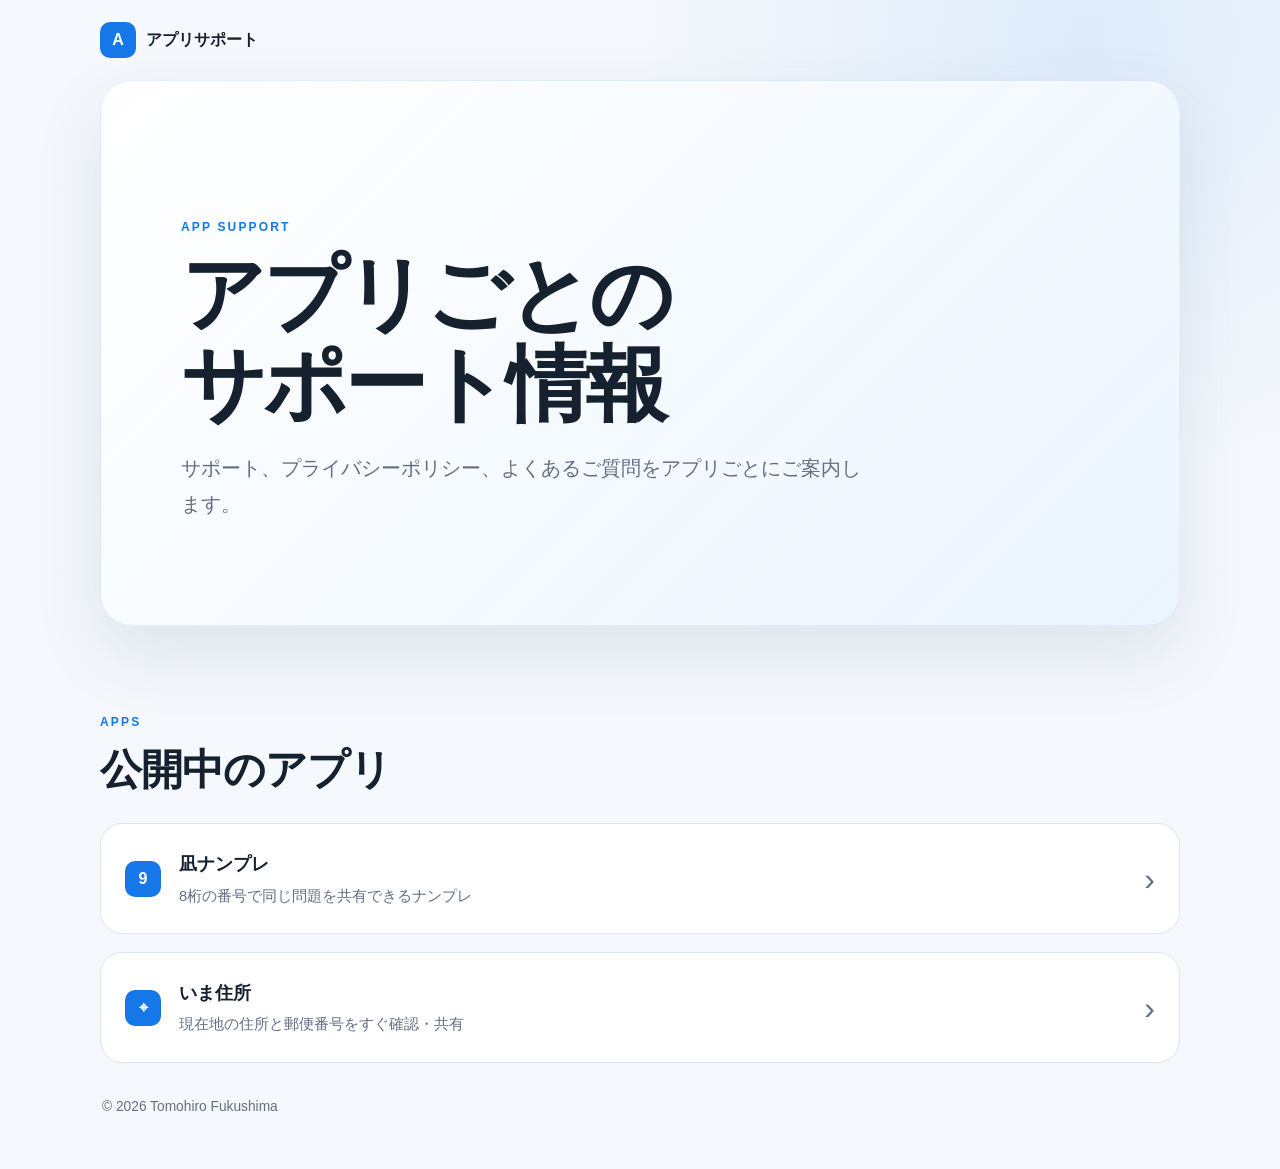
<file: index.html>
<!doctype html>
<html lang="ja">
  <head>
    <meta charset="utf-8">
    <meta name="viewport" content="width=device-width, initial-scale=1">
    <meta name="description" content="Tomohiro Fukushimaが公開するアプリのサポート情報です。">
    <link rel="canonical" href="https://tmfuku.github.io/app-support/">
    <title>アプリサポート</title>
    <link rel="icon" href="favicon.svg" type="image/svg+xml">
    <link rel="stylesheet" href="styles.css">
  </head>
  <body>
    <main>
      <header class="site-header">
        <a class="brand" href="./">
          <span class="brand-mark" aria-hidden="true">A</span>
          <span>アプリサポート</span>
        </a>
      </header>

      <section class="hero portal-hero">
        <p class="eyebrow">APP SUPPORT</p>
        <h1>アプリごとの<br>サポート情報</h1>
        <p class="lead">
          サポート、プライバシーポリシー、よくあるご質問をアプリごとにご案内します。
        </p>
      </section>

      <section class="section" aria-labelledby="apps-title">
        <div class="section-heading">
          <p class="eyebrow">APPS</p>
          <h2 id="apps-title">公開中のアプリ</h2>
        </div>
        <div class="app-list">
          <a class="app-card" href="nagi-number-place/">
            <span class="brand-mark" aria-hidden="true">9</span>
            <span>
              <strong>凪ナンプレ</strong>
              <small>8桁の番号で同じ問題を共有できるナンプレ</small>
            </span>
            <span class="app-card-arrow" aria-hidden="true">›</span>
          </a>
          <a class="app-card" href="ima-jusho/">
            <span class="brand-mark" aria-hidden="true">⌖</span>
            <span>
              <strong>いま住所</strong>
              <small>現在地の住所と郵便番号をすぐ確認・共有</small>
            </span>
            <span class="app-card-arrow" aria-hidden="true">›</span>
          </a>
        </div>
      </section>

      <footer>
        <span>© 2026 Tomohiro Fukushima</span>
      </footer>
    </main>
  </body>
</html>
</file>
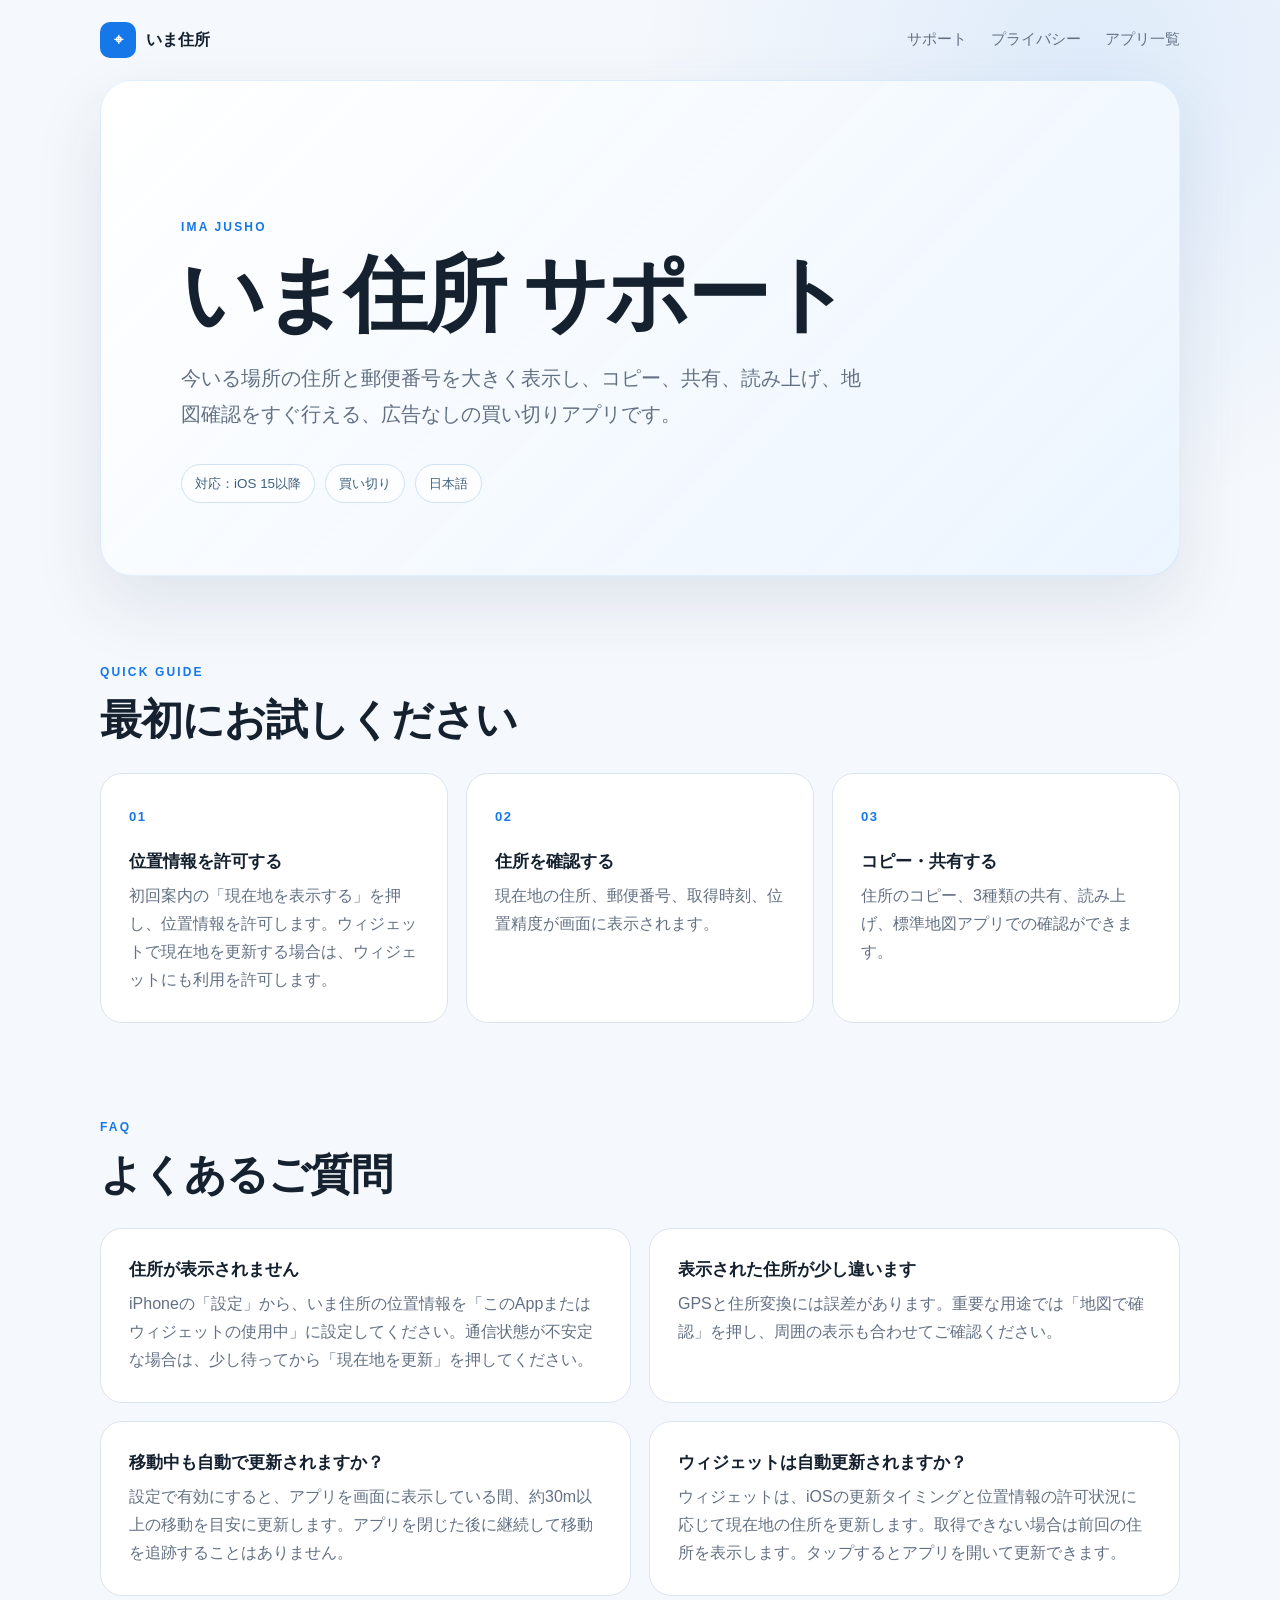
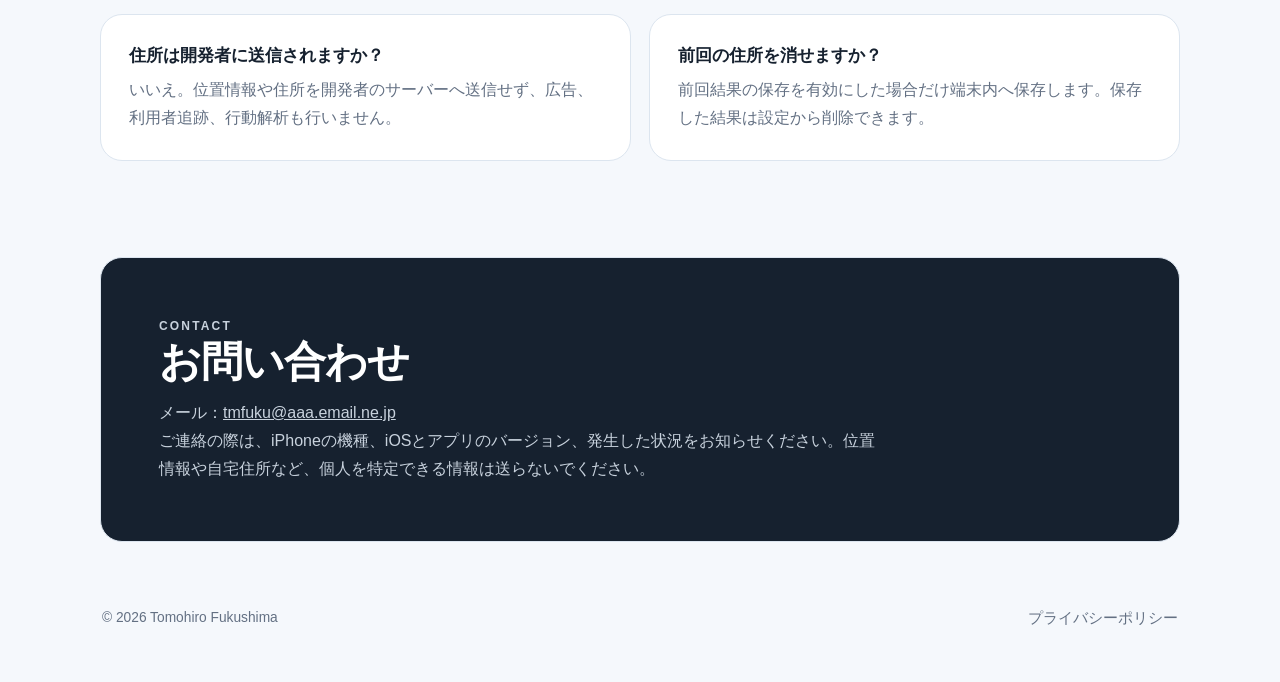
<file: ima-jusho/index.html>
<!doctype html>
<html lang="ja">
  <head>
    <meta charset="utf-8">
    <meta name="viewport" content="width=device-width, initial-scale=1">
    <meta name="description" content="いま住所の公式サポートページです。現在地の住所表示、位置情報設定、ウィジェットについてご案内します。">
    <link rel="canonical" href="https://tmfuku.github.io/app-support/ima-jusho/">
    <title>いま住所 サポート</title>
    <link rel="icon" href="favicon.svg" type="image/svg+xml">
    <link rel="stylesheet" href="../styles.css">
  </head>
  <body>
    <main>
      <header class="site-header">
        <a class="brand" href="./">
          <span class="brand-mark" aria-hidden="true">⌖</span>
          <span>いま住所</span>
        </a>
        <nav aria-label="サイト内ナビゲーション">
          <a href="./">サポート</a>
          <a href="privacy.html">プライバシー</a>
          <a href="../">アプリ一覧</a>
        </nav>
      </header>

      <section class="hero">
        <p class="eyebrow">IMA JUSHO</p>
        <h1>いま住所 サポート</h1>
        <p class="lead">
          今いる場所の住所と郵便番号を大きく表示し、コピー、共有、読み上げ、地図確認をすぐ行える、広告なしの買い切りアプリです。
        </p>
        <div class="meta-row" aria-label="アプリ情報">
          <span>対応：iOS 15以降</span>
          <span>買い切り</span>
          <span>日本語</span>
        </div>
      </section>

      <section class="section" aria-labelledby="guide-title">
        <div class="section-heading">
          <p class="eyebrow">QUICK GUIDE</p>
          <h2 id="guide-title">最初にお試しください</h2>
        </div>
        <div class="steps">
          <article>
            <span>01</span>
            <h3>位置情報を許可する</h3>
            <p>初回案内の「現在地を表示する」を押し、位置情報を許可します。ウィジェットで現在地を更新する場合は、ウィジェットにも利用を許可します。</p>
          </article>
          <article>
            <span>02</span>
            <h3>住所を確認する</h3>
            <p>現在地の住所、郵便番号、取得時刻、位置精度が画面に表示されます。</p>
          </article>
          <article>
            <span>03</span>
            <h3>コピー・共有する</h3>
            <p>住所のコピー、3種類の共有、読み上げ、標準地図アプリでの確認ができます。</p>
          </article>
        </div>
      </section>

      <section class="section" aria-labelledby="faq-title">
        <div class="section-heading">
          <p class="eyebrow">FAQ</p>
          <h2 id="faq-title">よくあるご質問</h2>
        </div>
        <div class="faq-list">
          <article>
            <h3>住所が表示されません</h3>
            <p>iPhoneの「設定」から、いま住所の位置情報を「このAppまたはウィジェットの使用中」に設定してください。通信状態が不安定な場合は、少し待ってから「現在地を更新」を押してください。</p>
          </article>
          <article>
            <h3>表示された住所が少し違います</h3>
            <p>GPSと住所変換には誤差があります。重要な用途では「地図で確認」を押し、周囲の表示も合わせてご確認ください。</p>
          </article>
          <article>
            <h3>移動中も自動で更新されますか？</h3>
            <p>設定で有効にすると、アプリを画面に表示している間、約30m以上の移動を目安に更新します。アプリを閉じた後に継続して移動を追跡することはありません。</p>
          </article>
          <article>
            <h3>ウィジェットは自動更新されますか？</h3>
            <p>ウィジェットは、iOSの更新タイミングと位置情報の許可状況に応じて現在地の住所を更新します。取得できない場合は前回の住所を表示します。タップするとアプリを開いて更新できます。</p>
          </article>
          <article>
            <h3>住所は開発者に送信されますか？</h3>
            <p>いいえ。位置情報や住所を開発者のサーバーへ送信せず、広告、利用者追跡、行動解析も行いません。</p>
          </article>
          <article>
            <h3>前回の住所を消せますか？</h3>
            <p>前回結果の保存を有効にした場合だけ端末内へ保存します。保存した結果は設定から削除できます。</p>
          </article>
        </div>
      </section>

      <section class="contact" aria-labelledby="contact-title">
        <p class="eyebrow">CONTACT</p>
        <h2 id="contact-title">お問い合わせ</h2>
        <p>
          メール：<a href="mailto:tmfuku@aaa.email.ne.jp">tmfuku@aaa.email.ne.jp</a><br>
          ご連絡の際は、iPhoneの機種、iOSとアプリのバージョン、発生した状況をお知らせください。位置情報や自宅住所など、個人を特定できる情報は送らないでください。
        </p>
      </section>

      <footer>
        <span>© 2026 Tomohiro Fukushima</span>
        <span><a href="privacy.html">プライバシーポリシー</a></span>
      </footer>
    </main>
  </body>
</html>
</file>
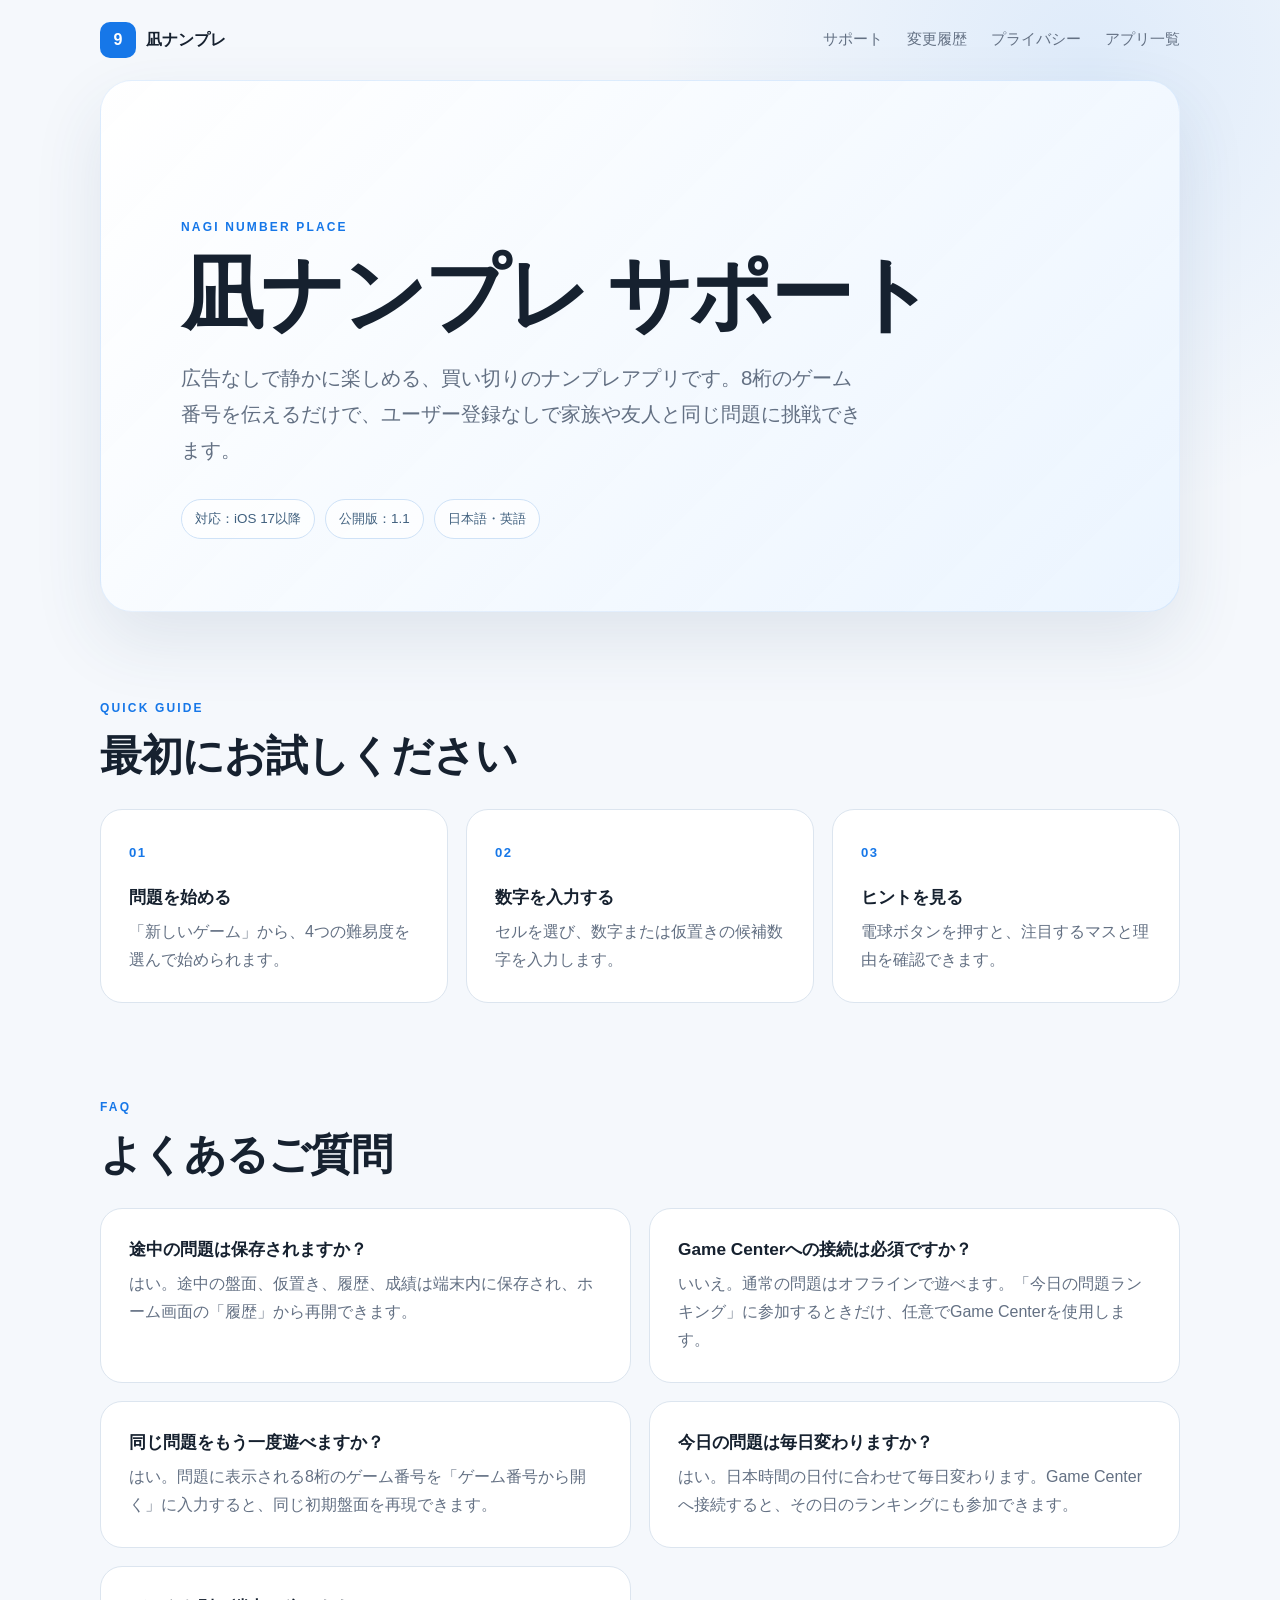
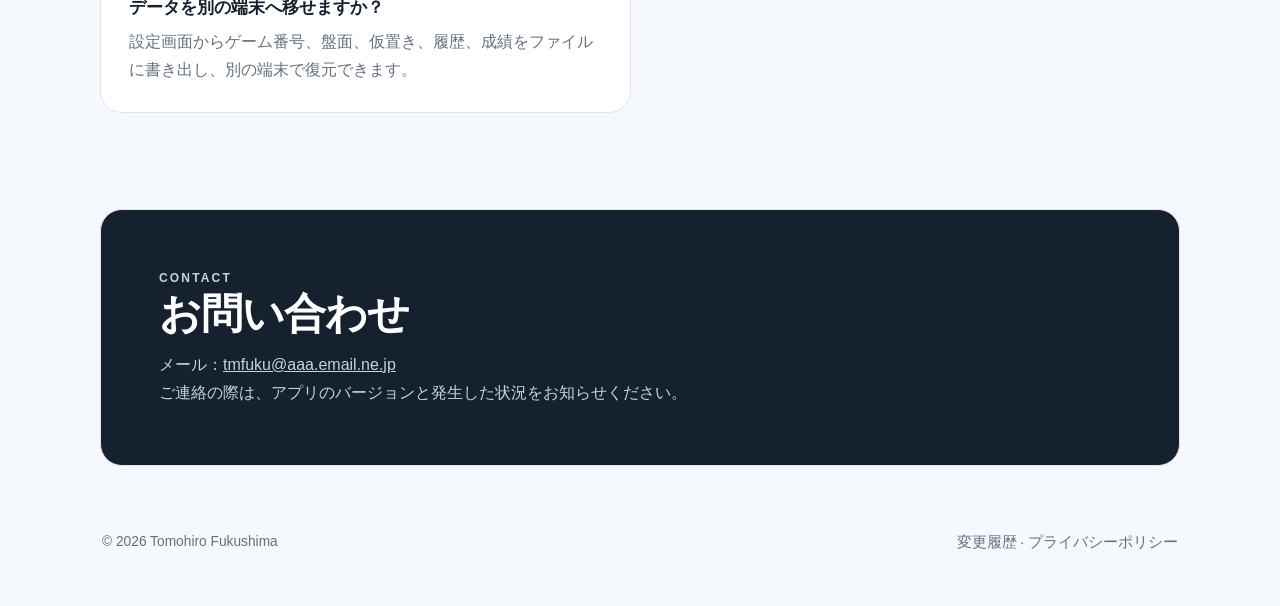
<file: nagi-number-place/index.html>
<!doctype html>
<html lang="ja">
  <head>
    <meta charset="utf-8">
    <meta name="viewport" content="width=device-width, initial-scale=1">
    <meta name="description" content="凪ナンプレの公式サポートページです。操作方法、データ保存、Game Centerについてご案内します。">
    <link rel="canonical" href="https://tmfuku.github.io/app-support/nagi-number-place/">
    <title>凪ナンプレ サポート</title>
    <link rel="icon" href="favicon.svg" type="image/svg+xml">
    <link rel="stylesheet" href="../styles.css">
  </head>
  <body>
    <main>
      <header class="site-header">
        <a class="brand" href="./">
          <span class="brand-mark" aria-hidden="true">9</span>
          <span>凪ナンプレ</span>
        </a>
        <nav aria-label="サイト内ナビゲーション">
          <a href="./">サポート</a>
          <a href="changelog.html">変更履歴</a>
          <a href="privacy.html">プライバシー</a>
          <a href="../">アプリ一覧</a>
        </nav>
      </header>

      <section class="hero">
        <p class="eyebrow">NAGI NUMBER PLACE</p>
        <h1>凪ナンプレ サポート</h1>
        <p class="lead">
          広告なしで静かに楽しめる、買い切りのナンプレアプリです。8桁のゲーム番号を伝えるだけで、ユーザー登録なしで家族や友人と同じ問題に挑戦できます。
        </p>
        <div class="meta-row" aria-label="アプリ情報">
          <span>対応：iOS 17以降</span>
          <span>公開版：1.1</span>
          <span>日本語・英語</span>
        </div>
      </section>

      <section class="section" aria-labelledby="guide-title">
        <div class="section-heading">
          <p class="eyebrow">QUICK GUIDE</p>
          <h2 id="guide-title">最初にお試しください</h2>
        </div>
        <div class="steps">
          <article>
            <span>01</span>
            <h3>問題を始める</h3>
            <p>「新しいゲーム」から、4つの難易度を選んで始められます。</p>
          </article>
          <article>
            <span>02</span>
            <h3>数字を入力する</h3>
            <p>セルを選び、数字または仮置きの候補数字を入力します。</p>
          </article>
          <article>
            <span>03</span>
            <h3>ヒントを見る</h3>
            <p>電球ボタンを押すと、注目するマスと理由を確認できます。</p>
          </article>
        </div>
      </section>

      <section class="section" aria-labelledby="faq-title">
        <div class="section-heading">
          <p class="eyebrow">FAQ</p>
          <h2 id="faq-title">よくあるご質問</h2>
        </div>
        <div class="faq-list">
          <article>
            <h3>途中の問題は保存されますか？</h3>
            <p>はい。途中の盤面、仮置き、履歴、成績は端末内に保存され、ホーム画面の「履歴」から再開できます。</p>
          </article>
          <article>
            <h3>Game Centerへの接続は必須ですか？</h3>
            <p>いいえ。通常の問題はオフラインで遊べます。「今日の問題ランキング」に参加するときだけ、任意でGame Centerを使用します。</p>
          </article>
          <article>
            <h3>同じ問題をもう一度遊べますか？</h3>
            <p>はい。問題に表示される8桁のゲーム番号を「ゲーム番号から開く」に入力すると、同じ初期盤面を再現できます。</p>
          </article>
          <article>
            <h3>今日の問題は毎日変わりますか？</h3>
            <p>はい。日本時間の日付に合わせて毎日変わります。Game Centerへ接続すると、その日のランキングにも参加できます。</p>
          </article>
          <article>
            <h3>データを別の端末へ移せますか？</h3>
            <p>設定画面からゲーム番号、盤面、仮置き、履歴、成績をファイルに書き出し、別の端末で復元できます。</p>
          </article>
        </div>
      </section>

      <section class="contact" aria-labelledby="contact-title">
        <p class="eyebrow">CONTACT</p>
        <h2 id="contact-title">お問い合わせ</h2>
        <p>
          メール：<a href="mailto:tmfuku@aaa.email.ne.jp">tmfuku@aaa.email.ne.jp</a><br>
          ご連絡の際は、アプリのバージョンと発生した状況をお知らせください。
        </p>
      </section>

      <footer>
        <span>© 2026 Tomohiro Fukushima</span>
        <span><a href="changelog.html">変更履歴</a> · <a href="privacy.html">プライバシーポリシー</a></span>
      </footer>
    </main>
  </body>
</html>
</file>
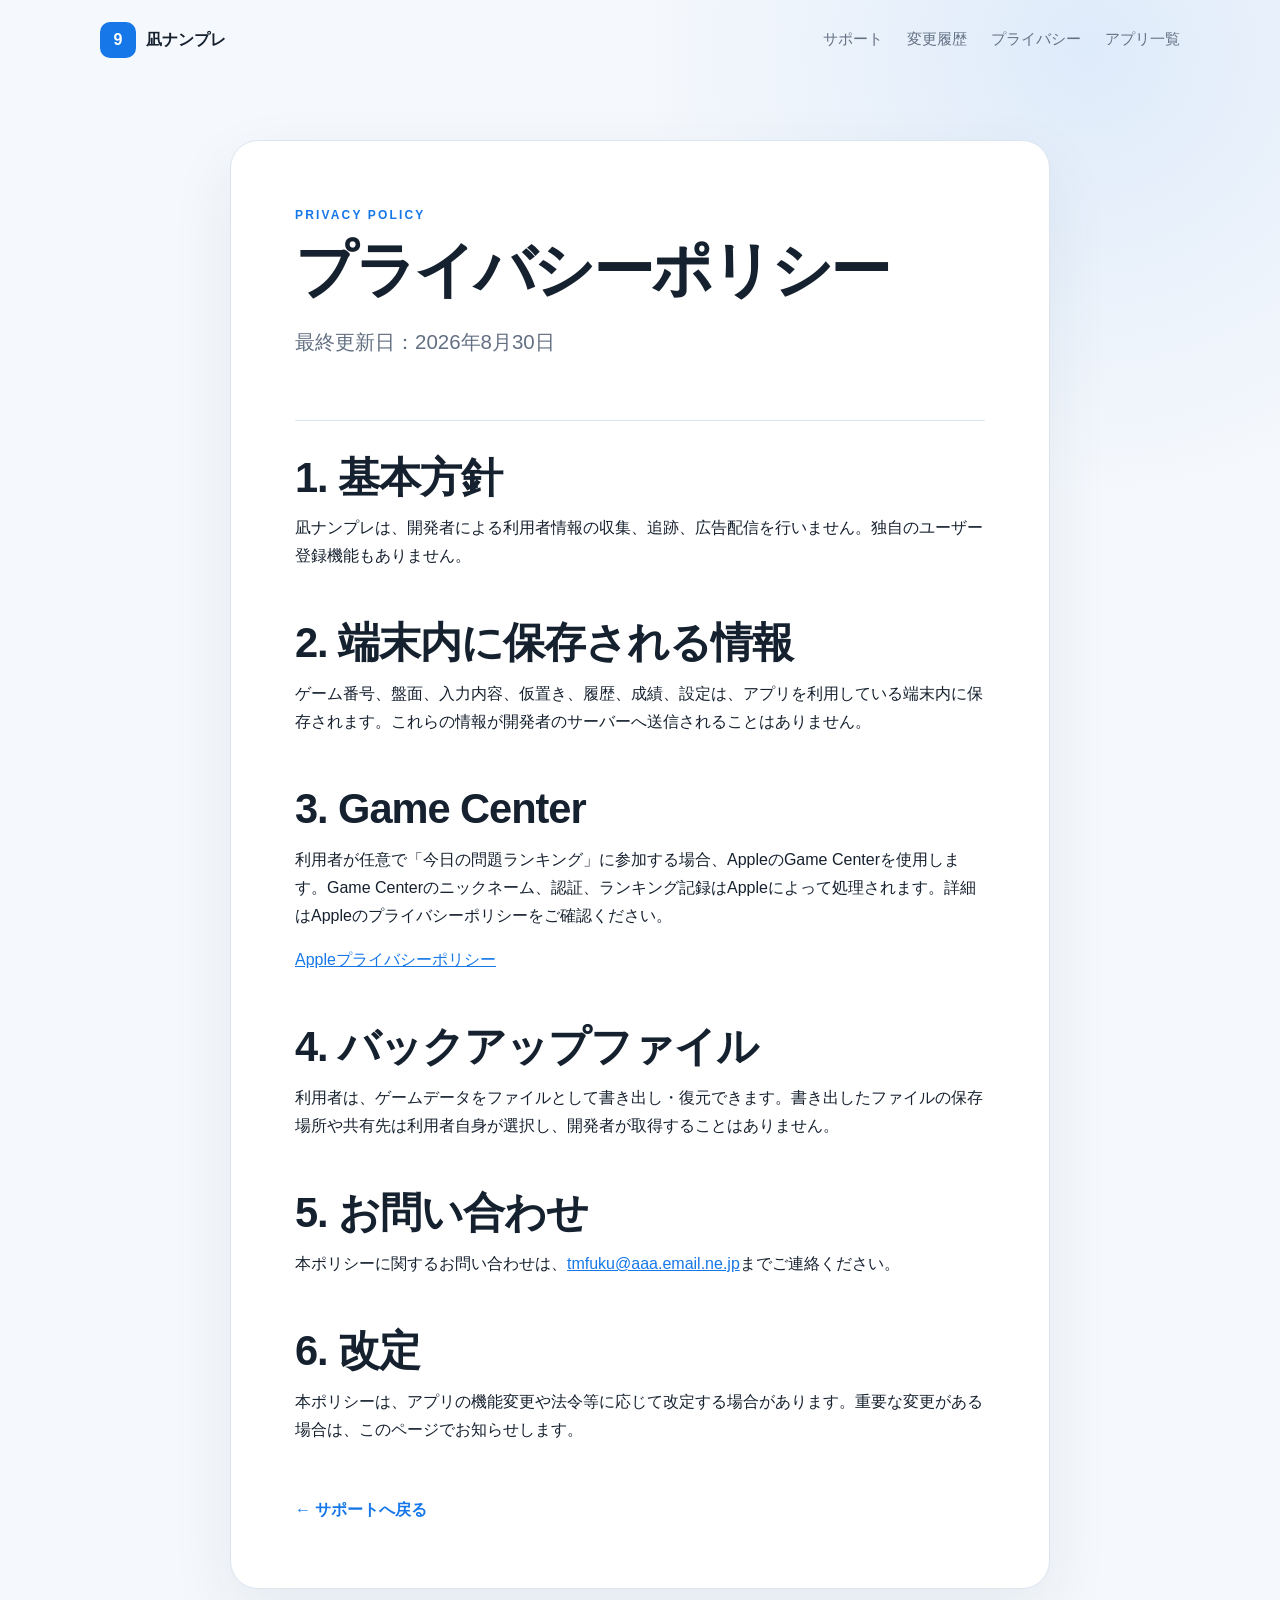
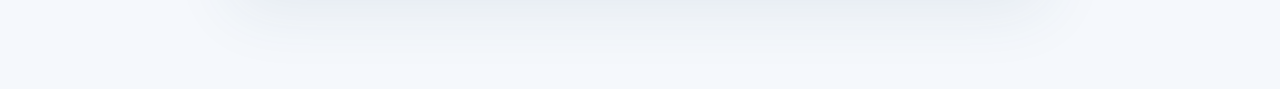
<file: privacy.html>
<!doctype html>
<html lang="ja">
  <head>
    <meta charset="utf-8">
    <meta name="viewport" content="width=device-width, initial-scale=1">
    <meta http-equiv="refresh" content="0; url=nagi-number-place/privacy.html">
    <link rel="canonical" href="https://tmfuku.github.io/app-support/nagi-number-place/privacy.html">
    <title>プライバシーポリシー | 凪ナンプレ</title>
  </head>
  <body>
    <p><a href="nagi-number-place/privacy.html">凪ナンプレのプライバシーポリシーへ移動</a></p>
  </body>
</html>
</file>
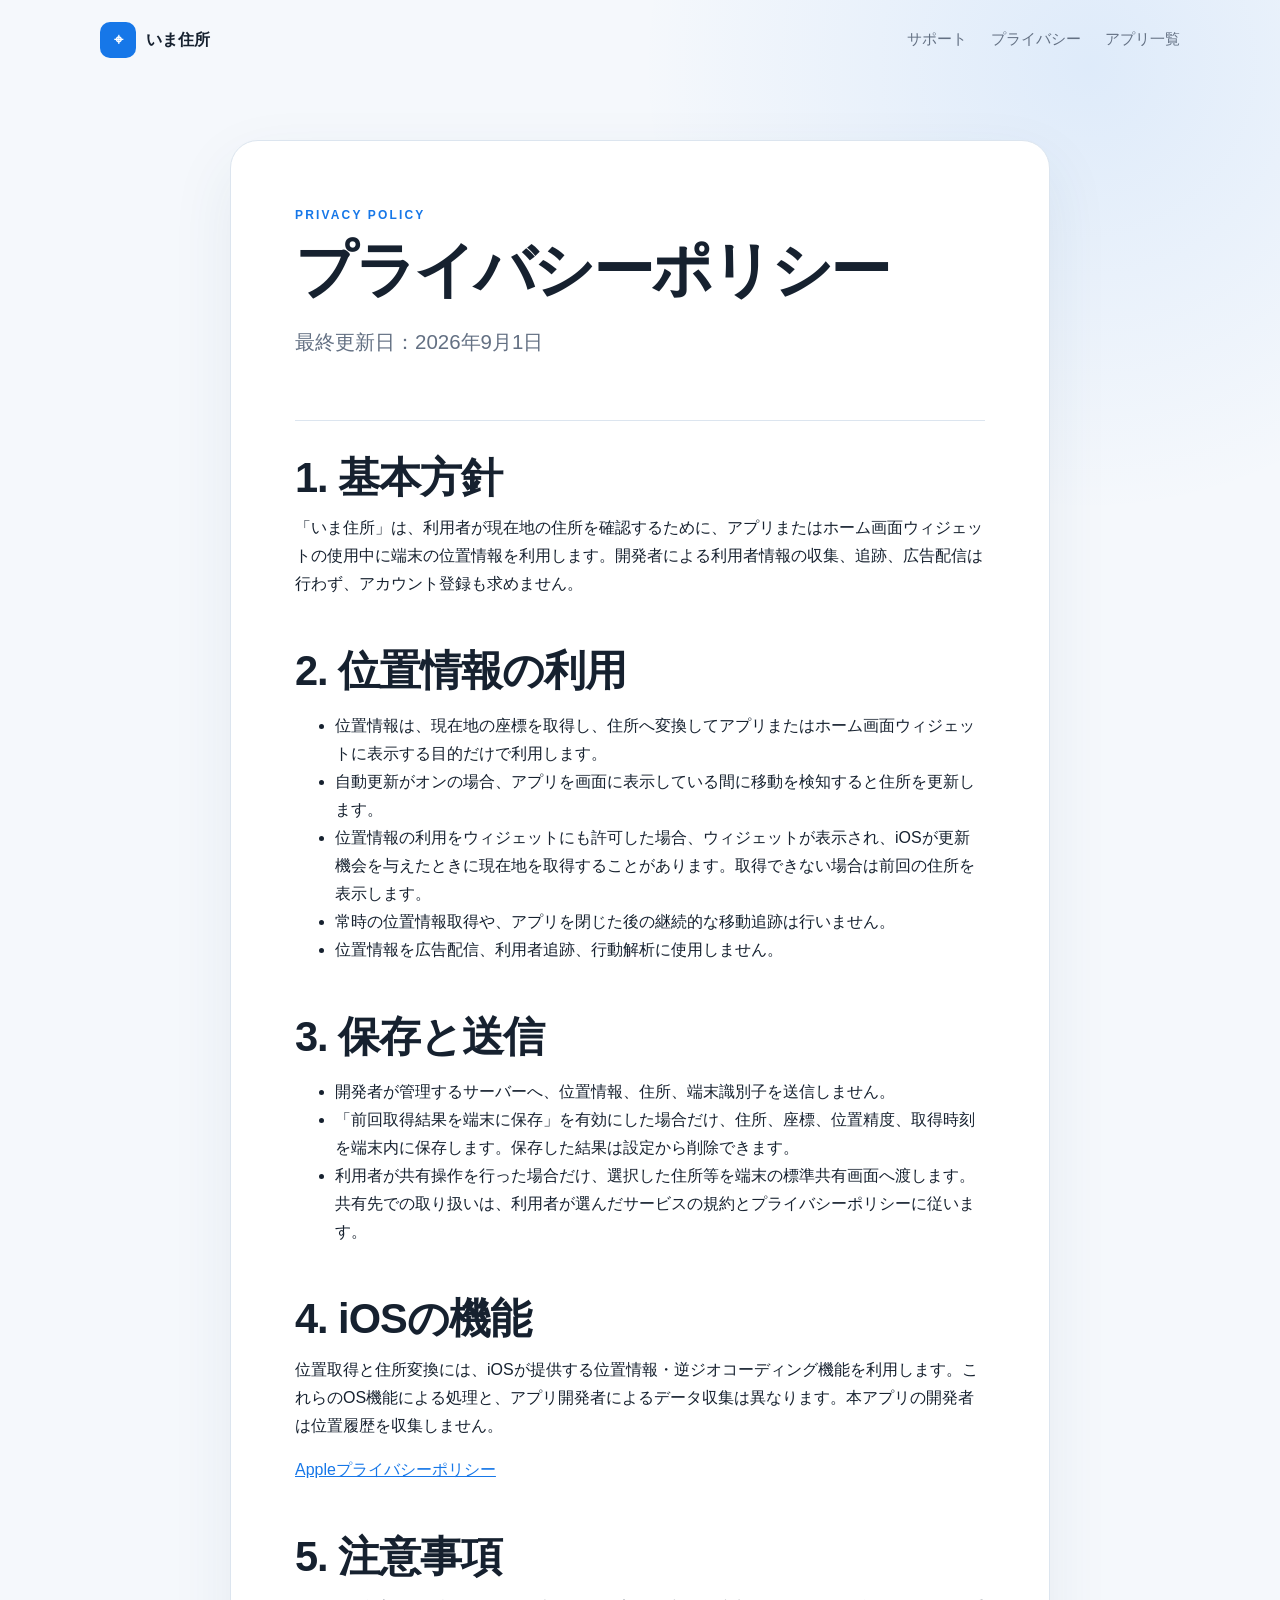
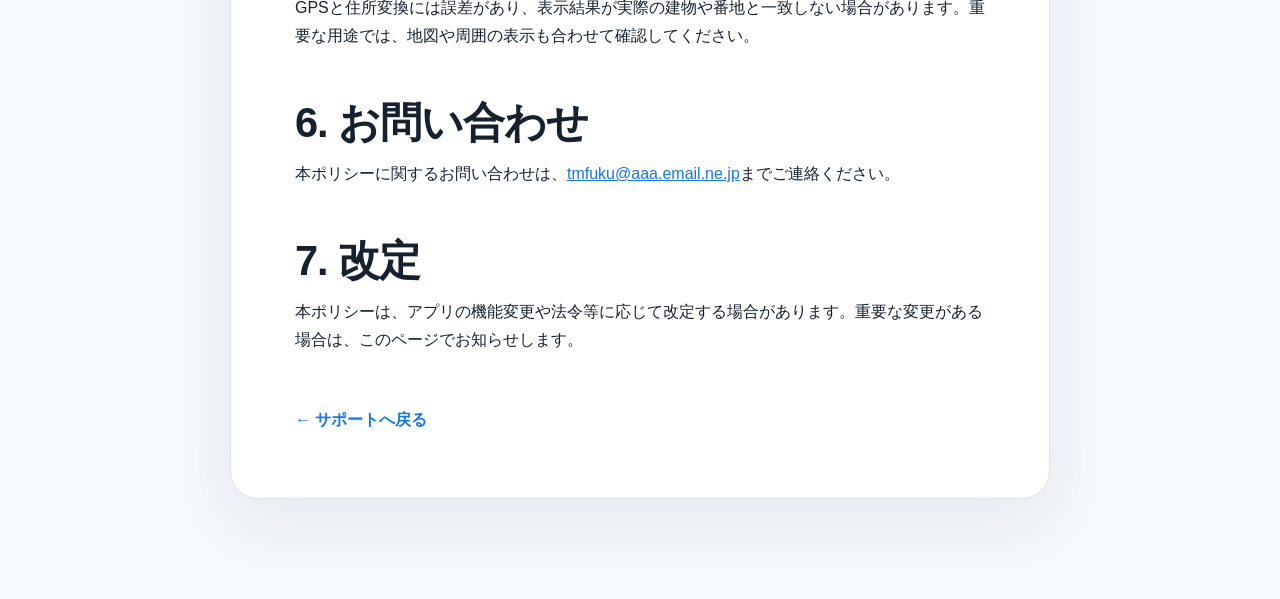
<file: ima-jusho/privacy.html>
<!doctype html>
<html lang="ja">
  <head>
    <meta charset="utf-8">
    <meta name="viewport" content="width=device-width, initial-scale=1">
    <meta name="description" content="いま住所における位置情報と利用者情報の取り扱いについて説明します。">
    <link rel="canonical" href="https://tmfuku.github.io/app-support/ima-jusho/privacy.html">
    <title>プライバシーポリシー | いま住所</title>
    <link rel="icon" href="favicon.svg" type="image/svg+xml">
    <link rel="stylesheet" href="../styles.css">
  </head>
  <body>
    <main>
      <header class="site-header">
        <a class="brand" href="./">
          <span class="brand-mark" aria-hidden="true">⌖</span>
          <span>いま住所</span>
        </a>
        <nav aria-label="サイト内ナビゲーション">
          <a href="./">サポート</a>
          <a href="privacy.html">プライバシー</a>
          <a href="../">アプリ一覧</a>
        </nav>
      </header>

      <article class="policy">
        <header>
          <p class="eyebrow">PRIVACY POLICY</p>
          <h1>プライバシーポリシー</h1>
          <p class="lead">最終更新日：2026年9月1日</p>
        </header>

        <section>
          <h2>1. 基本方針</h2>
          <p>「いま住所」は、利用者が現在地の住所を確認するために、アプリまたはホーム画面ウィジェットの使用中に端末の位置情報を利用します。開発者による利用者情報の収集、追跡、広告配信は行わず、アカウント登録も求めません。</p>
        </section>

        <section>
          <h2>2. 位置情報の利用</h2>
          <ul>
            <li>位置情報は、現在地の座標を取得し、住所へ変換してアプリまたはホーム画面ウィジェットに表示する目的だけで利用します。</li>
            <li>自動更新がオンの場合、アプリを画面に表示している間に移動を検知すると住所を更新します。</li>
            <li>位置情報の利用をウィジェットにも許可した場合、ウィジェットが表示され、iOSが更新機会を与えたときに現在地を取得することがあります。取得できない場合は前回の住所を表示します。</li>
            <li>常時の位置情報取得や、アプリを閉じた後の継続的な移動追跡は行いません。</li>
            <li>位置情報を広告配信、利用者追跡、行動解析に使用しません。</li>
          </ul>
        </section>

        <section>
          <h2>3. 保存と送信</h2>
          <ul>
            <li>開発者が管理するサーバーへ、位置情報、住所、端末識別子を送信しません。</li>
            <li>「前回取得結果を端末に保存」を有効にした場合だけ、住所、座標、位置精度、取得時刻を端末内に保存します。保存した結果は設定から削除できます。</li>
            <li>利用者が共有操作を行った場合だけ、選択した住所等を端末の標準共有画面へ渡します。共有先での取り扱いは、利用者が選んだサービスの規約とプライバシーポリシーに従います。</li>
          </ul>
        </section>

        <section>
          <h2>4. iOSの機能</h2>
          <p>位置取得と住所変換には、iOSが提供する位置情報・逆ジオコーディング機能を利用します。これらのOS機能による処理と、アプリ開発者によるデータ収集は異なります。本アプリの開発者は位置履歴を収集しません。</p>
          <p><a href="https://www.apple.com/legal/privacy/jp/" rel="noreferrer">Appleプライバシーポリシー</a></p>
        </section>

        <section>
          <h2>5. 注意事項</h2>
          <p>GPSと住所変換には誤差があり、表示結果が実際の建物や番地と一致しない場合があります。重要な用途では、地図や周囲の表示も合わせて確認してください。</p>
        </section>

        <section>
          <h2>6. お問い合わせ</h2>
          <p>本ポリシーに関するお問い合わせは、<a href="mailto:tmfuku@aaa.email.ne.jp">tmfuku@aaa.email.ne.jp</a>までご連絡ください。</p>
        </section>

        <section>
          <h2>7. 改定</h2>
          <p>本ポリシーは、アプリの機能変更や法令等に応じて改定する場合があります。重要な変更がある場合は、このページでお知らせします。</p>
        </section>

        <a class="back-link" href="./">← サポートへ戻る</a>
      </article>
    </main>
  </body>
</html>
</file>
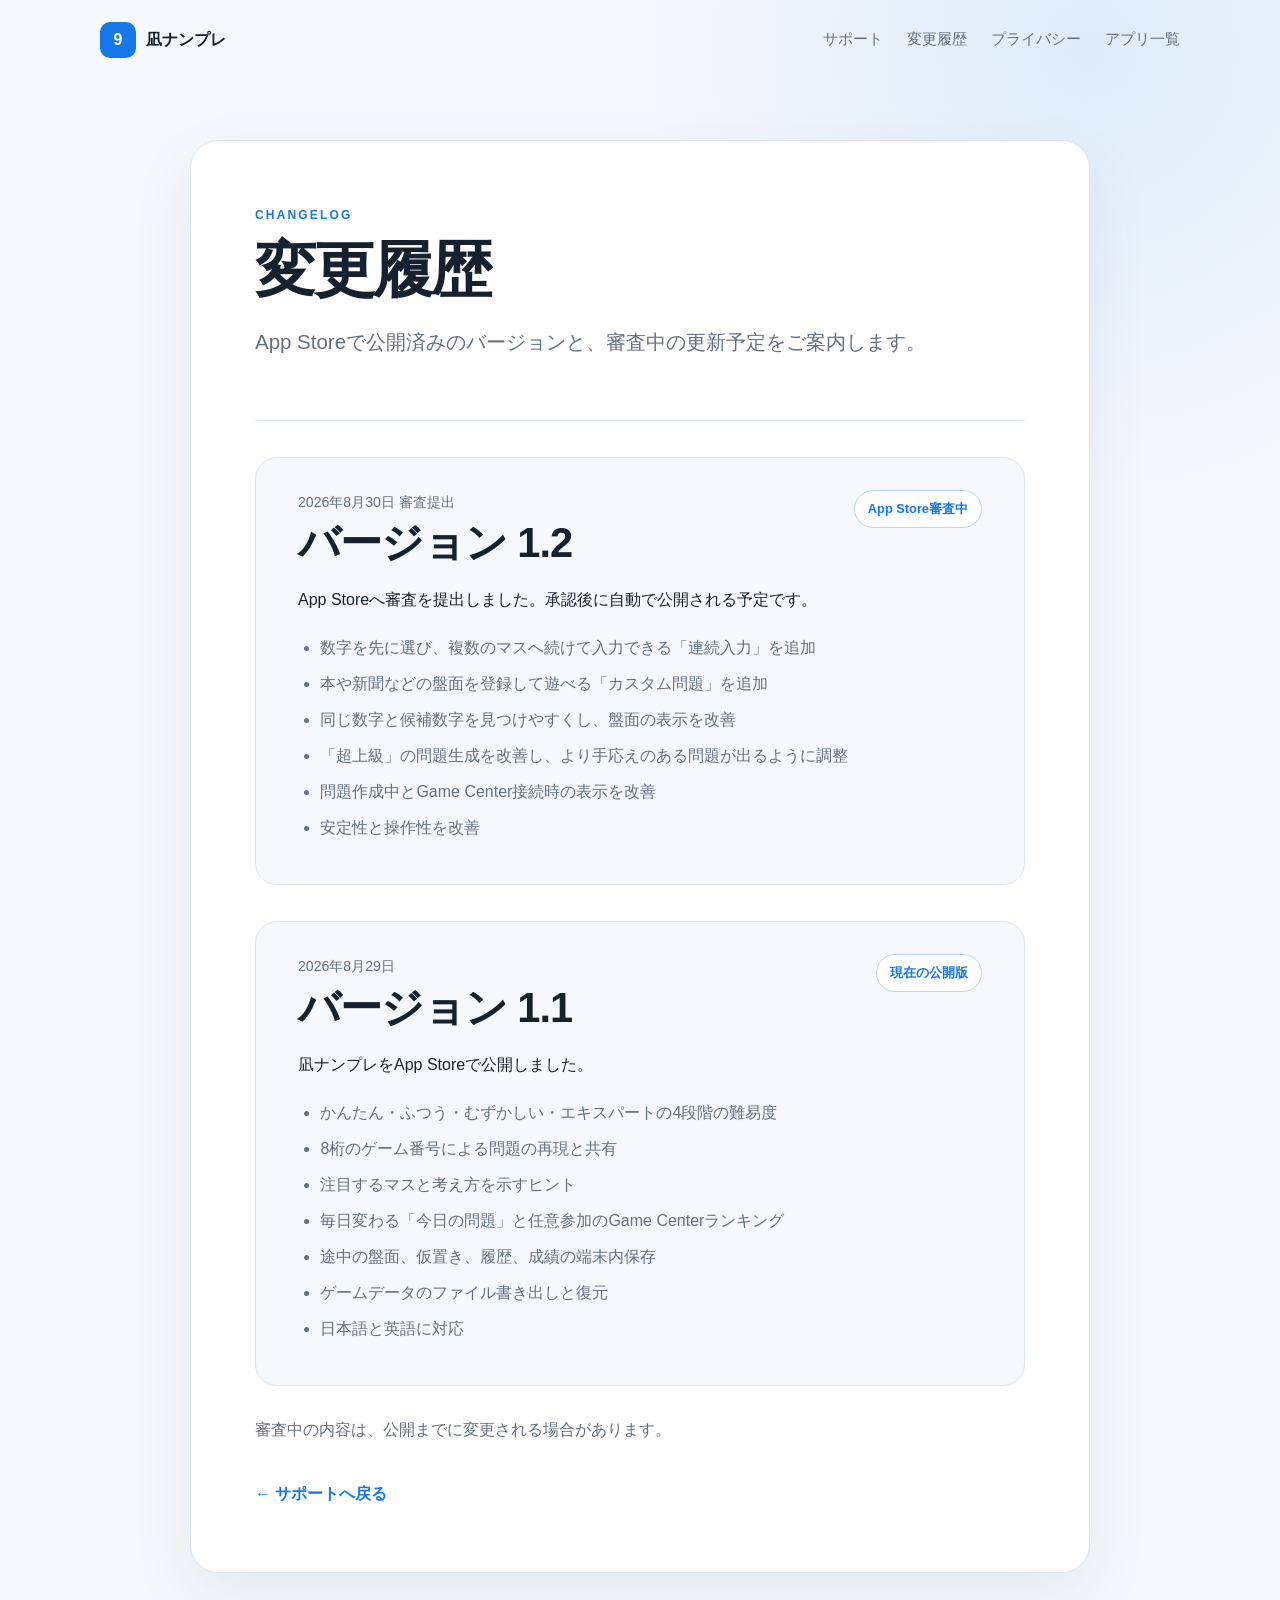
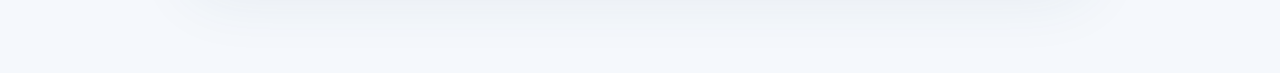
<file: nagi-number-place/changelog.html>
<!doctype html>
<html lang="ja">
  <head>
    <meta charset="utf-8">
    <meta name="viewport" content="width=device-width, initial-scale=1">
    <meta name="description" content="凪ナンプレのApp Store公開バージョンと変更内容をご案内します。">
    <link rel="canonical" href="https://tmfuku.github.io/app-support/nagi-number-place/changelog.html">
    <title>変更履歴 | 凪ナンプレ</title>
    <link rel="icon" href="favicon.svg" type="image/svg+xml">
    <link rel="stylesheet" href="../styles.css">
  </head>
  <body>
    <main>
      <header class="site-header">
        <a class="brand" href="./">
          <span class="brand-mark" aria-hidden="true">9</span>
          <span>凪ナンプレ</span>
        </a>
        <nav aria-label="サイト内ナビゲーション">
          <a href="./">サポート</a>
          <a href="changelog.html">変更履歴</a>
          <a href="privacy.html">プライバシー</a>
          <a href="../">アプリ一覧</a>
        </nav>
      </header>

      <article class="policy changelog">
        <header>
          <p class="eyebrow">CHANGELOG</p>
          <h1>変更履歴</h1>
          <p class="lead">App Storeで公開済みのバージョンと、審査中の更新予定をご案内します。</p>
        </header>

        <section class="release-card" aria-labelledby="version-1-2">
          <div class="release-header">
            <div>
              <p class="release-date">2026年8月30日 審査提出</p>
              <h2 id="version-1-2">バージョン 1.2</h2>
            </div>
            <span class="release-badge">App Store審査中</span>
          </div>
          <p>App Storeへ審査を提出しました。承認後に自動で公開される予定です。</p>
          <ul>
            <li>数字を先に選び、複数のマスへ続けて入力できる「連続入力」を追加</li>
            <li>本や新聞などの盤面を登録して遊べる「カスタム問題」を追加</li>
            <li>同じ数字と候補数字を見つけやすくし、盤面の表示を改善</li>
            <li>「超上級」の問題生成を改善し、より手応えのある問題が出るように調整</li>
            <li>問題作成中とGame Center接続時の表示を改善</li>
            <li>安定性と操作性を改善</li>
          </ul>
        </section>

        <section class="release-card" aria-labelledby="version-1-1">
          <div class="release-header">
            <div>
              <p class="release-date">2026年8月29日</p>
              <h2 id="version-1-1">バージョン 1.1</h2>
            </div>
            <span class="release-badge">現在の公開版</span>
          </div>
          <p>凪ナンプレをApp Storeで公開しました。</p>
          <ul>
            <li>かんたん・ふつう・むずかしい・エキスパートの4段階の難易度</li>
            <li>8桁のゲーム番号による問題の再現と共有</li>
            <li>注目するマスと考え方を示すヒント</li>
            <li>毎日変わる「今日の問題」と任意参加のGame Centerランキング</li>
            <li>途中の盤面、仮置き、履歴、成績の端末内保存</li>
            <li>ゲームデータのファイル書き出しと復元</li>
            <li>日本語と英語に対応</li>
          </ul>
        </section>

        <p class="release-note">審査中の内容は、公開までに変更される場合があります。</p>
        <a class="back-link" href="./">← サポートへ戻る</a>
      </article>
    </main>
  </body>
</html>
</file>
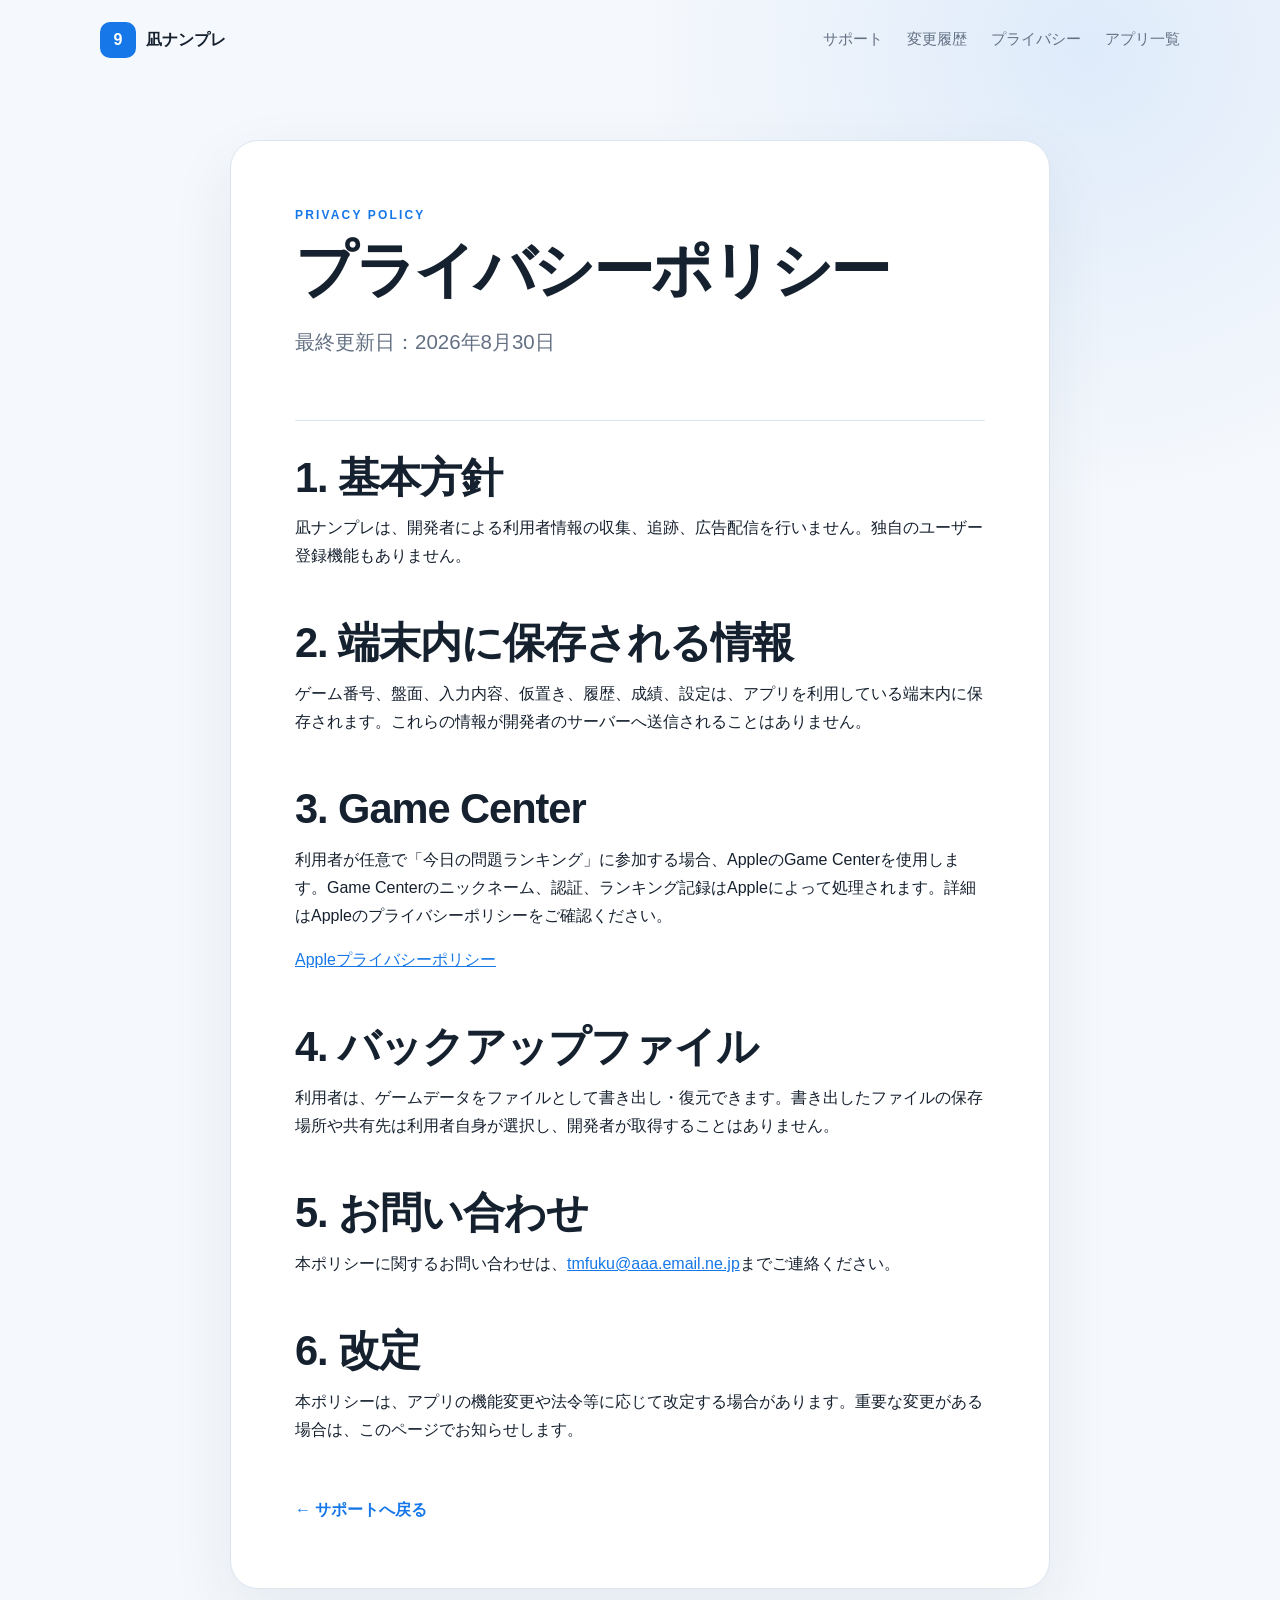
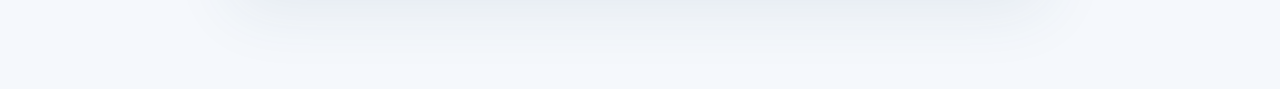
<file: nagi-number-place/privacy.html>
<!doctype html>
<html lang="ja">
  <head>
    <meta charset="utf-8">
    <meta name="viewport" content="width=device-width, initial-scale=1">
    <meta name="description" content="凪ナンプレにおける利用者情報の取り扱いについて説明します。">
    <link rel="canonical" href="https://tmfuku.github.io/app-support/nagi-number-place/privacy.html">
    <title>プライバシーポリシー | 凪ナンプレ</title>
    <link rel="icon" href="favicon.svg" type="image/svg+xml">
    <link rel="stylesheet" href="../styles.css">
  </head>
  <body>
    <main>
      <header class="site-header">
        <a class="brand" href="./">
          <span class="brand-mark" aria-hidden="true">9</span>
          <span>凪ナンプレ</span>
        </a>
        <nav aria-label="サイト内ナビゲーション">
          <a href="./">サポート</a>
          <a href="changelog.html">変更履歴</a>
          <a href="privacy.html">プライバシー</a>
          <a href="../">アプリ一覧</a>
        </nav>
      </header>

      <article class="policy">
        <header>
          <p class="eyebrow">PRIVACY POLICY</p>
          <h1>プライバシーポリシー</h1>
          <p class="lead">最終更新日：2026年8月30日</p>
        </header>

        <section>
          <h2>1. 基本方針</h2>
          <p>凪ナンプレは、開発者による利用者情報の収集、追跡、広告配信を行いません。独自のユーザー登録機能もありません。</p>
        </section>

        <section>
          <h2>2. 端末内に保存される情報</h2>
          <p>ゲーム番号、盤面、入力内容、仮置き、履歴、成績、設定は、アプリを利用している端末内に保存されます。これらの情報が開発者のサーバーへ送信されることはありません。</p>
        </section>

        <section>
          <h2>3. Game Center</h2>
          <p>利用者が任意で「今日の問題ランキング」に参加する場合、AppleのGame Centerを使用します。Game Centerのニックネーム、認証、ランキング記録はAppleによって処理されます。詳細はAppleのプライバシーポリシーをご確認ください。</p>
          <p><a href="https://www.apple.com/legal/privacy/jp/" rel="noreferrer">Appleプライバシーポリシー</a></p>
        </section>

        <section>
          <h2>4. バックアップファイル</h2>
          <p>利用者は、ゲームデータをファイルとして書き出し・復元できます。書き出したファイルの保存場所や共有先は利用者自身が選択し、開発者が取得することはありません。</p>
        </section>

        <section>
          <h2>5. お問い合わせ</h2>
          <p>本ポリシーに関するお問い合わせは、<a href="mailto:tmfuku@aaa.email.ne.jp">tmfuku@aaa.email.ne.jp</a>までご連絡ください。</p>
        </section>

        <section>
          <h2>6. 改定</h2>
          <p>本ポリシーは、アプリの機能変更や法令等に応じて改定する場合があります。重要な変更がある場合は、このページでお知らせします。</p>
        </section>

        <a class="back-link" href="./">← サポートへ戻る</a>
      </article>
    </main>
  </body>
</html>
</file>
<file: styles.css>
:root {
  --ink: #16212f;
  --muted: #637083;
  --line: #dce5ef;
  --blue: #1677e8;
  --paper: #ffffff;
  --mist: #f5f8fc;
}

* {
  box-sizing: border-box;
}

html {
  scroll-behavior: smooth;
}

body {
  margin: 0;
  background: radial-gradient(circle at 85% 3%, rgb(22 119 232 / 10%), transparent 28rem), var(--mist);
  color: var(--ink);
  font-family: -apple-system, BlinkMacSystemFont, "Hiragino Sans", "Yu Gothic", sans-serif;
  line-height: 1.75;
}

a {
  color: inherit;
}

main {
  width: min(1080px, calc(100% - 32px));
  margin: 0 auto;
}

.site-header {
  display: flex;
  align-items: center;
  justify-content: space-between;
  min-height: 80px;
}

.brand {
  display: inline-flex;
  align-items: center;
  gap: 10px;
  font-weight: 760;
  text-decoration: none;
}

.brand-mark {
  display: grid;
  width: 36px;
  height: 36px;
  place-items: center;
  border-radius: 10px;
  background: var(--blue);
  color: white;
  font-weight: 800;
}

nav {
  display: flex;
  gap: 24px;
}

nav a,
footer a {
  color: var(--muted);
  font-size: 0.92rem;
  text-decoration: none;
}

nav a:hover,
footer a:hover {
  color: var(--blue);
}

.hero {
  padding: clamp(72px, 12vw, 136px) clamp(24px, 7vw, 80px) 72px;
  overflow: hidden;
  border: 1px solid rgb(22 119 232 / 10%);
  border-radius: 32px;
  background: linear-gradient(135deg, rgb(255 255 255 / 98%), rgb(234 244 255 / 92%)), var(--paper);
  box-shadow: 0 28px 70px rgb(42 73 107 / 11%);
}

.eyebrow {
  margin: 0 0 12px;
  color: var(--blue);
  font-size: 0.75rem;
  font-weight: 800;
  letter-spacing: 0.18em;
}

h1,
h2,
h3,
p {
  margin-top: 0;
}

h1 {
  max-width: 760px;
  margin-bottom: 20px;
  font-size: clamp(2.5rem, 7vw, 5.2rem);
  line-height: 1.08;
  letter-spacing: -0.04em;
}

.lead {
  max-width: 680px;
  margin-bottom: 32px;
  color: var(--muted);
  font-size: clamp(1.04rem, 2vw, 1.28rem);
}

.meta-row {
  display: flex;
  flex-wrap: wrap;
  gap: 10px;
}

.meta-row span {
  padding: 7px 13px;
  border: 1px solid #cfe2f7;
  border-radius: 999px;
  background: rgb(255 255 255 / 70%);
  color: #41617f;
  font-size: 0.84rem;
}

.section {
  padding: 86px 0 8px;
}

.section-heading {
  margin-bottom: 28px;
}

h2 {
  margin-bottom: 12px;
  font-size: clamp(1.75rem, 4vw, 2.6rem);
  line-height: 1.2;
  letter-spacing: -0.025em;
}

.steps,
.faq-list {
  display: grid;
  grid-template-columns: repeat(3, 1fr);
  gap: 18px;
}

.steps article,
.faq-list article,
.contact {
  border: 1px solid var(--line);
  border-radius: 22px;
  background: var(--paper);
}

.steps article,
.faq-list article {
  padding: 28px;
}

.steps article > span {
  display: inline-block;
  margin-bottom: 20px;
  color: var(--blue);
  font-size: 0.82rem;
  font-weight: 800;
  letter-spacing: 0.12em;
}

h3 {
  margin-bottom: 8px;
  font-size: 1.08rem;
  line-height: 1.45;
}

.steps p,
.faq-list p,
.contact p {
  margin-bottom: 0;
  color: var(--muted);
}

.faq-list {
  grid-template-columns: repeat(2, 1fr);
}

.portal-hero h1 {
  max-width: 900px;
}

.app-list {
  display: grid;
  gap: 18px;
}

.app-card {
  display: grid;
  grid-template-columns: auto 1fr auto;
  align-items: center;
  gap: 18px;
  padding: 24px;
  border: 1px solid var(--line);
  border-radius: 22px;
  background: var(--paper);
  text-decoration: none;
  transition: border-color 160ms ease, box-shadow 160ms ease, transform 160ms ease;
}

.app-card:hover {
  border-color: #b9d5f2;
  box-shadow: 0 16px 38px rgb(42 73 107 / 10%);
  transform: translateY(-2px);
}

.app-card strong,
.app-card small {
  display: block;
}

.app-card strong {
  font-size: 1.15rem;
}

.app-card small {
  margin-top: 3px;
  color: var(--muted);
  font-size: 0.92rem;
}

.app-card-arrow {
  color: var(--muted);
  font-size: 2rem;
  line-height: 1;
}

.contact {
  margin: 88px 0 40px;
  padding: clamp(30px, 6vw, 58px);
  background: var(--ink);
  color: white;
}

.contact p {
  max-width: 720px;
  color: #c8d2dd;
}

footer {
  display: flex;
  justify-content: space-between;
  padding: 24px 2px 50px;
  color: var(--muted);
  font-size: 0.86rem;
}

.policy {
  max-width: 820px;
  margin: 60px auto 100px;
  padding: clamp(30px, 6vw, 64px);
  border: 1px solid var(--line);
  border-radius: 28px;
  background: var(--paper);
  box-shadow: 0 24px 64px rgb(42 73 107 / 8%);
}

.policy header {
  padding-bottom: 28px;
  border-bottom: 1px solid var(--line);
}

.policy h1 {
  font-size: clamp(2rem, 6vw, 3.8rem);
}

.policy section {
  padding-top: 32px;
}

.policy a {
  color: var(--blue);
}

.back-link {
  display: inline-block;
  margin-top: 36px;
  color: var(--blue);
  font-weight: 700;
  text-decoration: none;
}

.changelog {
  max-width: 900px;
}

.release-card {
  margin-top: 36px;
  padding: clamp(24px, 5vw, 42px);
  border: 1px solid var(--line);
  border-radius: 22px;
  background: var(--mist);
}

.release-header {
  display: flex;
  align-items: flex-start;
  justify-content: space-between;
  gap: 24px;
  margin-bottom: 18px;
}

.release-date {
  margin-bottom: 4px;
  color: var(--muted);
  font-size: 0.88rem;
}

.release-header h2 {
  margin-bottom: 0;
}

.release-badge {
  flex: 0 0 auto;
  padding: 7px 13px;
  border: 1px solid #b9d5f2;
  border-radius: 999px;
  background: var(--paper);
  color: var(--blue);
  font-size: 0.8rem;
  font-weight: 750;
}

.release-card ul {
  margin: 20px 0 0;
  padding-left: 1.4rem;
  color: var(--muted);
}

.release-card li + li {
  margin-top: 8px;
}

.release-note {
  margin: 30px 0 0;
  color: var(--muted);
}

@media (max-width: 720px) {
  main {
    width: min(100% - 22px, 1080px);
  }

  .site-header {
    min-height: 68px;
  }

  nav {
    gap: 12px;
  }

  nav a {
    font-size: 0.76rem;
  }

  .hero {
    border-radius: 24px;
  }

  .steps,
  .faq-list {
    grid-template-columns: 1fr;
  }

  .section {
    padding-top: 64px;
  }

  footer {
    flex-direction: column;
    gap: 8px;
  }

  .release-header {
    flex-direction: column;
    gap: 12px;
  }
}
</file>
